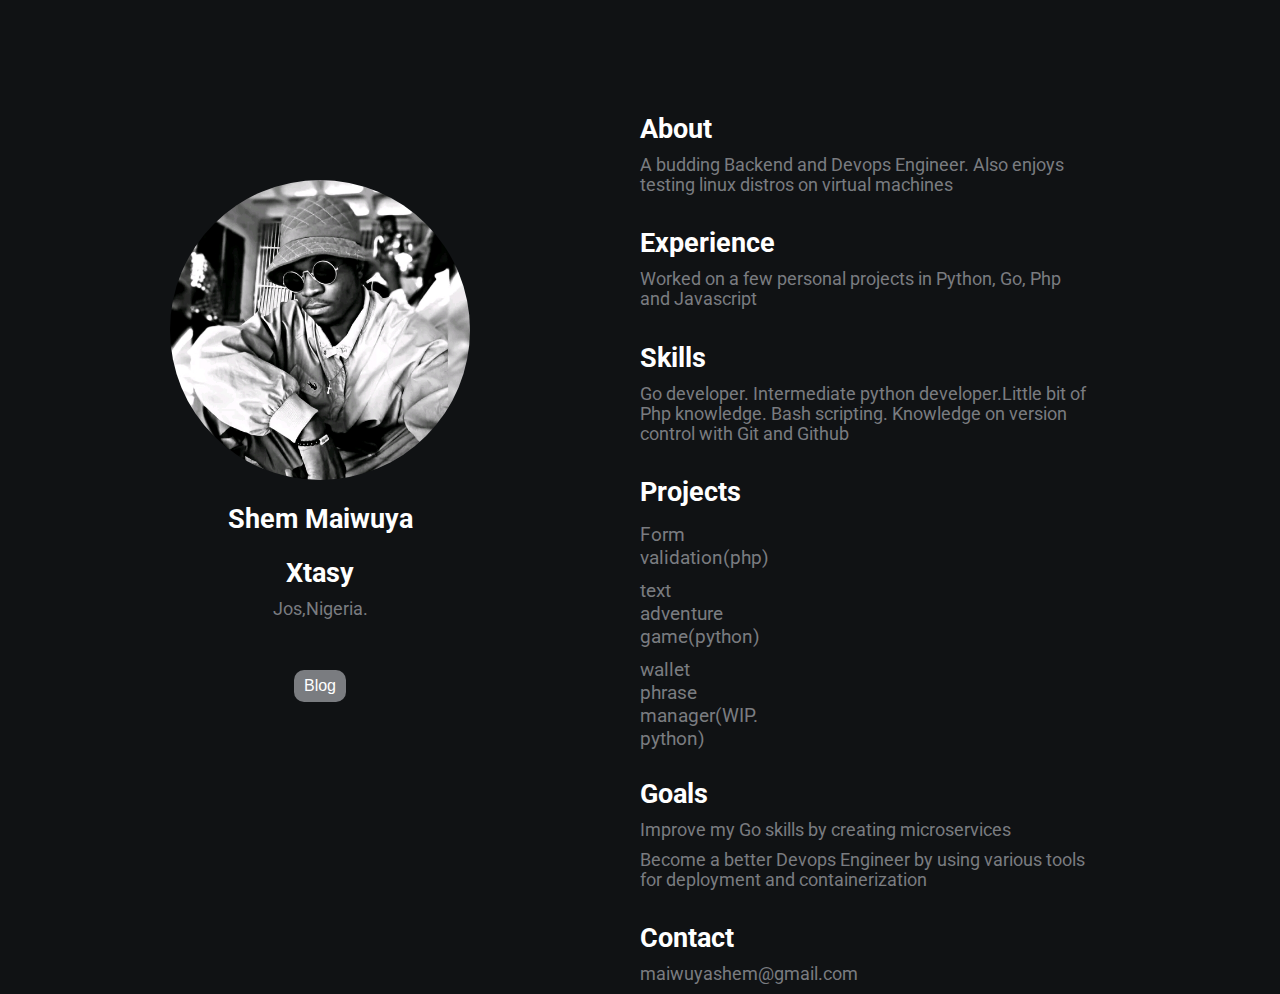
<file: static/index.html>
<!DOCTYPE html>
<html lang="en">
<head>
    <meta charset="UTF-8">
    <meta name="viewport" content="width=device-width, initial-scale=1.0">
    <meta http-equiv="X-UA-Compatible" content="ie=edge">
    <link rel="stylesheet" href="https://use.fontawesome.com/releases/v5.4.1/css/all.css" integrity="sha384-5sAR7xN1Nv6T6+dT2mhtzEpVJvfS3NScPQTrOxhwjIuvcA67KV2R5Jz6kr4abQsz" crossorigin="anonymous">
    <link rel="stylesheet" href="css/style.css">
    <title>Shem</title>
</head>
<body>
    <div class="grid-2">
        <div class="section-1">
            <img src="assets/xtc.jpeg" alt="Profile Picture" class="profile-pic">
            <h2>Shem Maiwuya</h2>
             <h2>Xtasy</h2>
            <p>Jos,Nigeria.</p>
            <a href="https://x.com/9shem6"><i class="fab fa-twitter"></i></a>
            <a href="https://linkedin.com/in/shem-maiwuya-328977304"><i class="fab fa-linkedin"></i></a>
            <a href="https://github.com/xtasysensei/"><i class="fab fa-github"></i></a>
            <div>
                <button class="blog-button" ><a href="blog.html">Blog</a></button>
            </div>
            
        </div>
        <div class="section-2">
            <h2>About</h2>
            <p>A budding Backend and Devops Engineer. Also enjoys testing linux distros on virtual machines</p>
            <h2>Experience</h2>
            <p>Worked on a few personal projects in Python, Go, Php and Javascript</p>

            <h2>Skills</h2>
            <p>Go developer. Intermediate python developer.Little bit of Php knowledge. Bash scripting. Knowledge on version control with Git and Github</p>
            <h2>Projects</h2>
            <a href="https://github.com/xtasysensei/php-projects">Form validation(php)</a>
            <a href="https://github.com/xtasysensei/text-adventure">text adventure game(python)</a>
            <a href="https://github.com/xtasysensei/wallet-phrase-manager">wallet phrase manager(WIP. python)</a>
            <h2>Goals</h2>
            <p>Improve my Go skills by creating microservices</p>
            <p>Become a better Devops Engineer by using various tools for deployment and containerization</p>
            <h2>Contact</h2>
            <p>maiwuyashem@gmail.com</p>
        </div>
    </div>
</body>
</html>
</file>
<file: static/css/style.css>
/* global */
@import url('https://fonts.googleapis.com/css?family=Roboto');

.grid-2{
    display: grid;
    grid-template-columns: repeat(2,1fr);
}

body{
    margin: 0;
    padding: 0;
    font-family: 'Roboto', sans-serif;
    background-color: #101214;
    color: #7A7C80;

}

.profile-pic {
    width: 300px;
    height: 300px;
    border-radius: 50%;
    display: block;
    margin-left: auto;
    margin-right: auto;
}

h2,.white{
    color: #fff;
}

a{
    color: #7A7C80;
    text-decoration: none;
}
/* section 1 */
.section-1{
    padding-top: 20vh;
    text-align: center;
}

.section-1 p{
    font-size: 1.1rem;
    padding-bottom: 10px;
    margin:0;
}

.section-1 h2{
    font-size: 1.7rem;
    margin-bottom: 10px;
}

.section-1 a{
    font-size: 1.5rem;
    padding: 10px;
}
/* section 2 */
.section-2{
    padding-top: 10vh;
    width: 70%;
}

.section-2 h2{
    font-size: 1.7rem;
    margin-bottom: 10px;
}

.section-2 p{
    font-size: 1.1rem;
    padding-bottom: 10px;
    margin:0;
}

.blog-button {
    margin: 13px;
    border-radius: 10px;
    background-color: #7A7C80;
    border: none;
    padding: 7px;
}

.blog-button:hover{
    background-color: #000;
    cursor: pointer;
    transition: 0.2s;
    color:  #000;
    padding: 8px 12px;
}


.blog-button a{
    padding: 3px;
    font-size: 1rem;
    color: #fff;

}
.blog-button-login {
    width: 100%;
    border-radius: 5px;
    background-color: #7A7C80;
    border: none;
    padding: 10px;
    font-size: 1.2rem;
    color: #fff !important;
    transition: 0.2s;
}

.blog-button-login:hover {
    background-color: #000;
    color: #fff !important;
    cursor: pointer;
    padding: 8px 12px;
}

.section-2 a{
    display: block;
    padding: 5px;
    font-size: 1.2rem;
    padding-left: 0;
    width: 100px;
}
/* animations / utilities */
.section-2 a:hover{
    font-size: 1.3rem;
    color: #fff;
    cursor: pointer;
    transition: 0.2s;
}

.section-1 a:hover{
    color: #fff;
    cursor: pointer;
    transition: 0.3s;
}

.white:hover{
    position: relative;
    padding-left: 10px;
}
/* Form styles */
.login-form {
    max-width: 400px;
    margin: 0 auto;
    background-color: #1E2023;
    padding: 20px;
    border-radius: 10px;
    box-shadow: 0 4px 8px rgba(0, 0, 0, 0.2);
}

.form-group {
    margin-bottom: 15px;
    text-align: left;
}

.form-group label {
    display: block;
    font-size: 1rem;
    margin-bottom: 5px;
    color: #7A7C80;
}

.form-group input {
    width: 95%;
    padding: 10px;
    border: 1px solid #7A7C80;
    border-radius: 5px;
    background-color: #101214;
    color: #fff;
    font-size: 1rem;
}

.form-group input:focus {
    border-color: lightgray;
    outline: none;
}


/* media queres */
@media(max-width:780px){
    .grid-2{
        grid-template-columns: 1fr;
    }
    .section-1{
        padding:0;
        padding-top: 5rem;
    }
    .section-2{
        padding: 0;
        padding-left: 1.5rem;
        padding-top: 2rem;
    }
}
</file>
